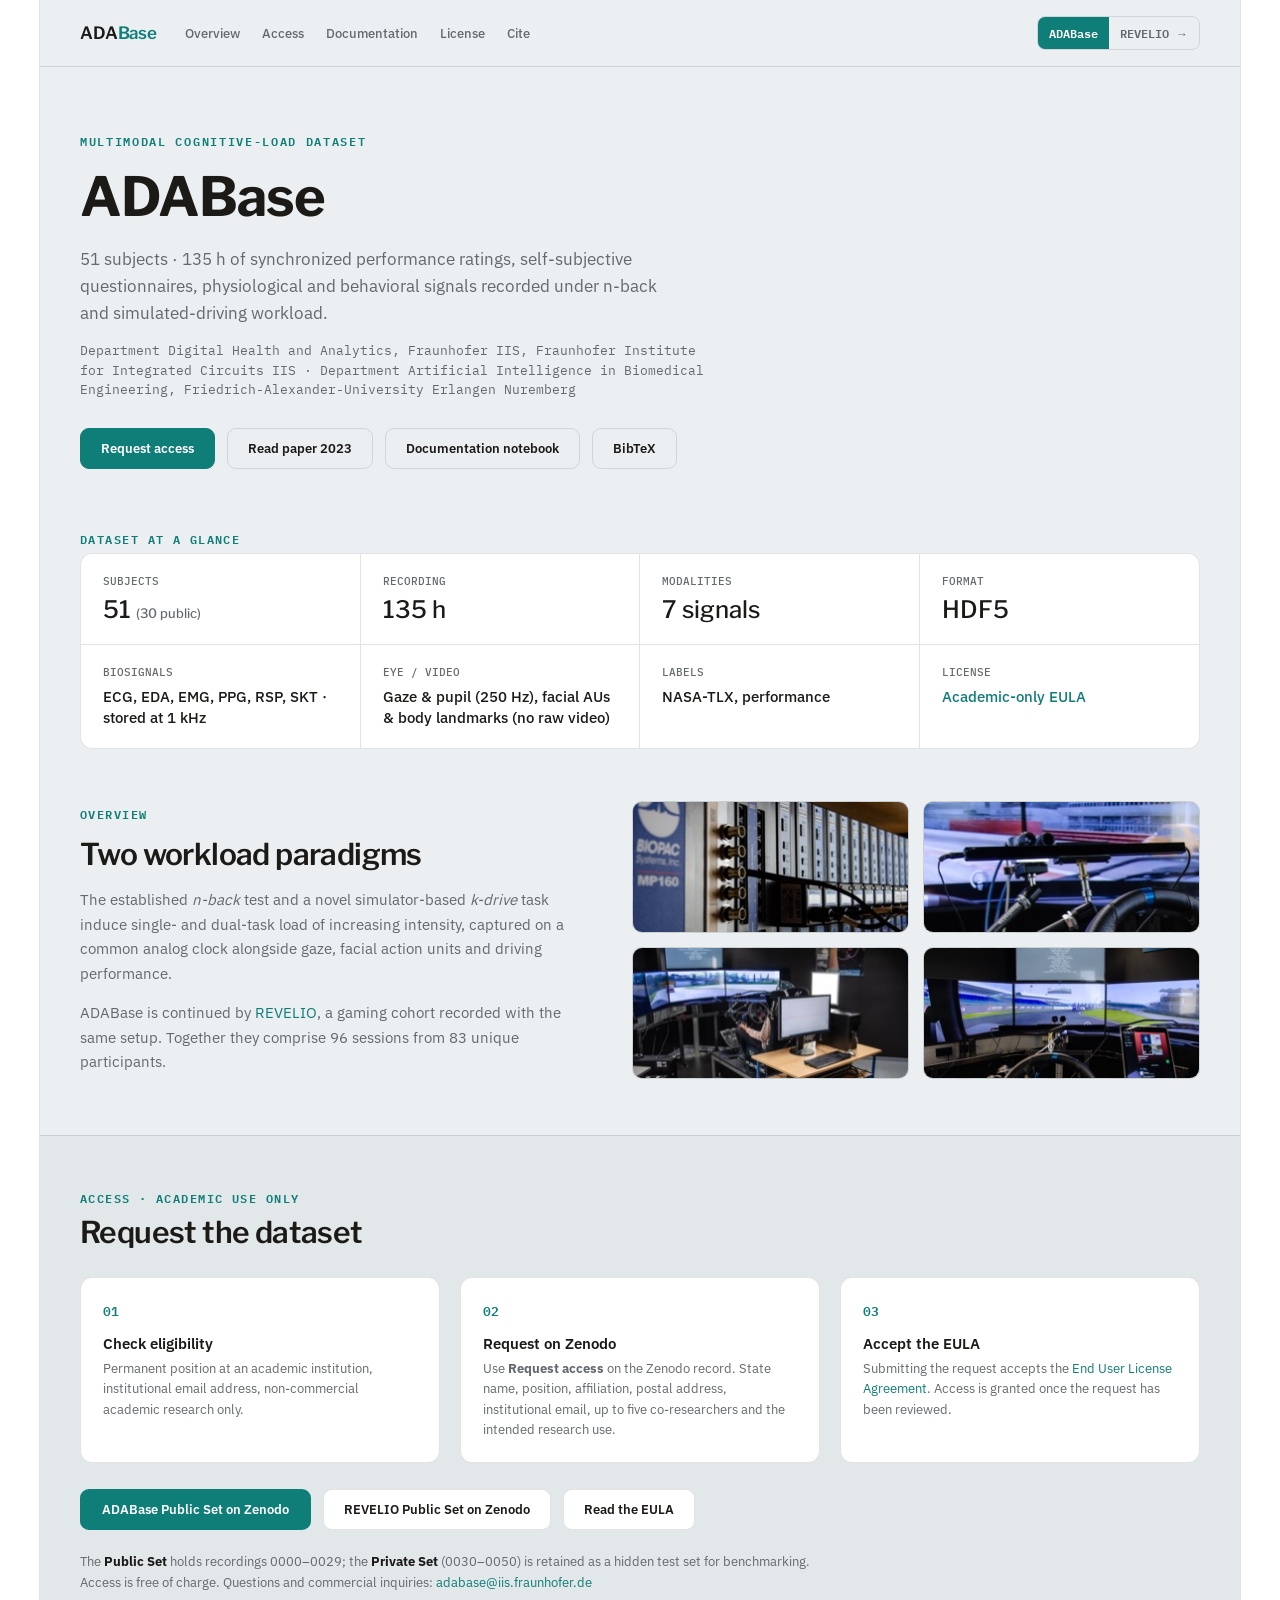
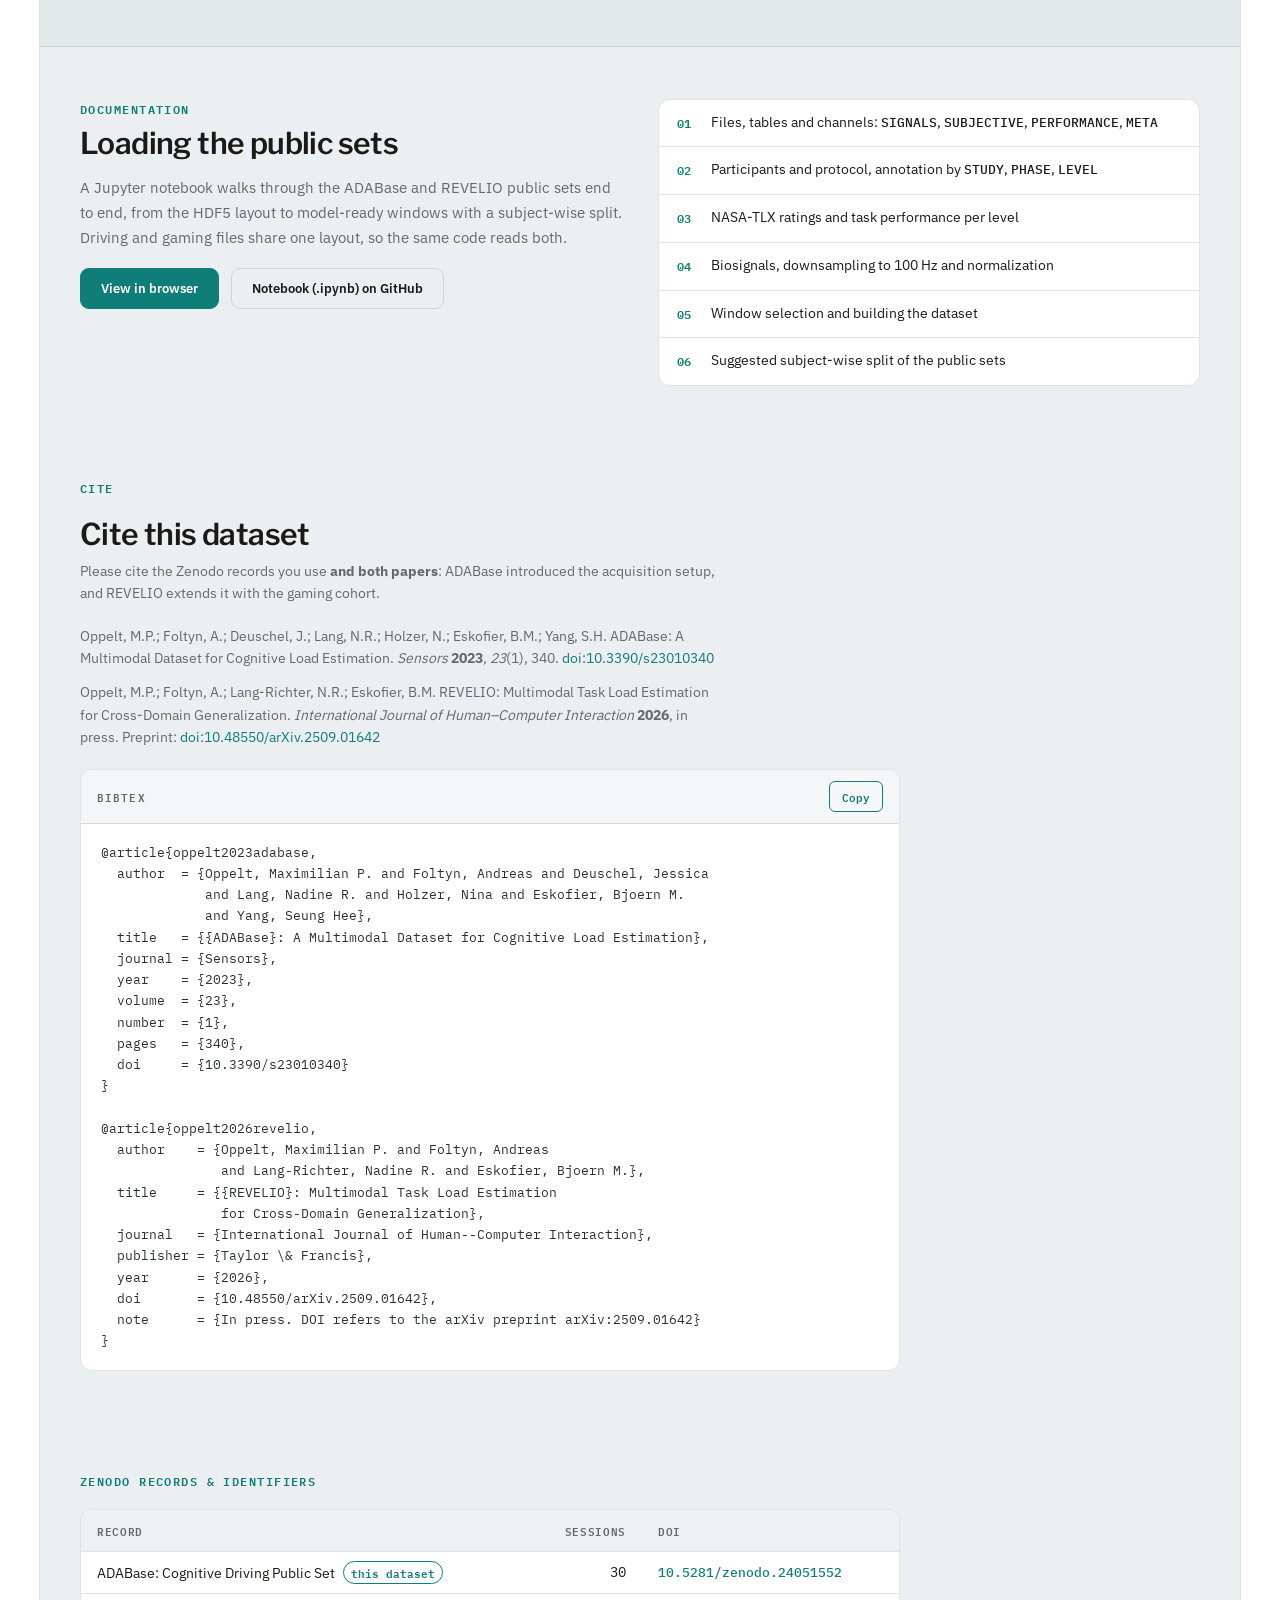
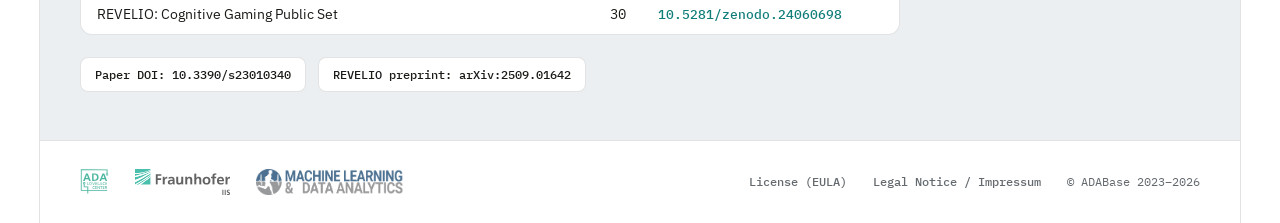
<file: index.html>
<!DOCTYPE html>
<html lang="en">
<head>
<meta charset="utf-8">
<meta name="viewport" content="width=device-width, initial-scale=1">
<title>ADABase — A Multimodal Dataset for Cognitive Load Estimation</title>
<meta name="description" content="ADABase: 51 subjects, 135 h of synchronized physiological, behavioral, subjective and performance measurements under n-back and simulated-driving workload. Available on Zenodo for academic research.">
<link rel="stylesheet" href="static/css/style.css">
</head>
<body>
<div class="page">

<nav class="nav">
  <div class="nav-brand">ADA<span class="accent">Base</span></div>
  <div class="nav-links">
    <a href="#overview">Overview</a>
    <a href="#access">Access</a>
    <a href="#docs">Documentation</a>
    <a href="https://raw.githubusercontent.com/adabase-dataset/adabase-dataset.github.io/main/LICENSE.md">License</a>
    <a href="#cite">Cite</a>
  </div>
  <div class="crosslink">
    <span class="on">ADABase</span>
    <a href="https://revelio-dataset.github.io">REVELIO &rarr;</a>
  </div>
</nav>

<header class="hero">
  <div class="eyebrow">Multimodal cognitive-load dataset</div>
  <h1>ADABase</h1>
  <p class="lede">51 subjects &middot; 135 h of synchronized performance ratings, self-subjective questionnaires, physiological and behavioral signals recorded under n-back and simulated-driving workload.</p>
  <p class="hero-meta">Department Digital Health and Analytics, Fraunhofer IIS, Fraunhofer Institute for Integrated Circuits IIS &middot; Department Artificial Intelligence in Biomedical Engineering, Friedrich-Alexander-University Erlangen Nuremberg</p>
  <div class="btns">
    <a class="btn btn-primary" href="#access">Request access</a>
    <a class="btn" href="https://doi.org/10.3390/s23010340">Read paper 2023</a>
    <a class="btn" href="#docs">Documentation notebook</a>
    <a class="btn" href="#cite">BibTeX</a>
  </div>
</header>

<div class="section-head"><div class="section-label">Dataset at a glance</div></div>
<section class="spec">
  <div class="spec-cell"><div class="k">Subjects</div><div class="v">51 <small>(30 public)</small></div></div>
  <div class="spec-cell"><div class="k">Recording</div><div class="v">135 h</div></div>
  <div class="spec-cell"><div class="k">Modalities</div><div class="v">7 signals</div></div>
  <div class="spec-cell"><div class="k">Format</div><div class="v">HDF5</div></div>
  <div class="spec-cell"><div class="k">Biosignals</div><div class="v sm">ECG, EDA, EMG, PPG, RSP, SKT &middot; stored at 1&nbsp;kHz</div></div>
  <div class="spec-cell"><div class="k">Eye / Video</div><div class="v sm">Gaze &amp; pupil (250&nbsp;Hz), facial AUs &amp; body landmarks (no raw video)</div></div>
  <div class="spec-cell"><div class="k">Labels</div><div class="v sm">NASA-TLX, performance</div></div>
  <div class="spec-cell"><div class="k">License</div><div class="v sm"><a href="https://raw.githubusercontent.com/adabase-dataset/adabase-dataset.github.io/main/LICENSE.md">Academic-only EULA</a></div></div>
</section>

<section class="overview" id="overview">
  <div>
    <div class="section-label">Overview</div>
    <h2>Two workload paradigms</h2>
    <p>The established <em>n-back</em> test and a novel simulator-based <em>k-drive</em> task induce single- and dual-task load of increasing intensity, captured on a common analog clock alongside gaze, facial action units and driving performance.</p>
    <p style="margin-top:14px">ADABase is continued by <a href="https://revelio-dataset.github.io">REVELIO</a>, a gaming cohort recorded with the same setup. Together they comprise 96 sessions from 83 unique participants.</p>
  </div>
  <div class="fig-grid">
    <div class="fig"><img src="static/images/001.jpg" alt="Physiological signals"></div>
    <div class="fig"><img src="static/images/002.jpg" alt="Eye-tracking &amp; gaze"></div>
    <div class="fig"><img src="static/images/003.jpg" alt="Recording room"></div>
    <div class="fig"><img src="static/images/004.jpg" alt="Driving simulator"></div>
  </div>
</section>

<section class="access" id="access">
  <div class="section-label">Access &middot; academic use only</div>
  <h2>Request the dataset</h2>
  <div class="steps">
    <div class="step"><div class="n">01</div><div class="t">Check eligibility</div><div class="d">Permanent position at an academic institution, institutional email address, non-commercial academic research only.</div></div>
    <div class="step"><div class="n">02</div><div class="t">Request on Zenodo</div><div class="d">Use <strong>Request access</strong> on the Zenodo record. State name, position, affiliation, postal address, institutional email, up to five co-researchers and the intended research use.</div></div>
    <div class="step"><div class="n">03</div><div class="t">Accept the EULA</div><div class="d">Submitting the request accepts the <a href="https://raw.githubusercontent.com/adabase-dataset/adabase-dataset.github.io/main/LICENSE.md">End User License Agreement</a>. Access is granted once the request has been reviewed.</div></div>
  </div>
  <div class="access-actions">
    <a class="contact" href="https://doi.org/10.5281/zenodo.24051552">ADABase Public Set on Zenodo</a>
    <a class="btn" href="https://doi.org/10.5281/zenodo.24060698">REVELIO Public Set on Zenodo</a>
    <a class="btn" href="https://raw.githubusercontent.com/adabase-dataset/adabase-dataset.github.io/main/LICENSE.md">Read the EULA</a>
  </div>
  <p class="access-note">The <strong>Public Set</strong> holds recordings 0000&ndash;0029; the <strong>Private Set</strong> (0030&ndash;0050) is retained as a hidden test set for benchmarking. Access is free of charge. Questions and commercial inquiries: <a href="mailto:adabase@iis.fraunhofer.de">adabase@iis.fraunhofer.de</a></p>
</section>

<section class="docs" id="docs">
  <div>
    <div class="section-label">Documentation</div>
    <h2>Loading the public sets</h2>
    <p>A Jupyter notebook walks through the ADABase and REVELIO public sets end to end, from the HDF5 layout to model-ready windows with a subject-wise split. Driving and gaming files share one layout, so the same code reads both.</p>
    <div class="btns">
      <a class="btn btn-primary" href="docs/cognitive-load-dataset-documentation.html">View in browser</a>
      <a class="btn" href="https://github.com/adabase-dataset/adabase-dataset.github.io/blob/main/docs/cognitive-load-dataset-documentation.ipynb">Notebook (.ipynb) on GitHub</a>
    </div>
  </div>
  <ol class="doc-topics">
    <li><span class="n">01</span><span>Files, tables and channels: <code>SIGNALS</code>, <code>SUBJECTIVE</code>, <code>PERFORMANCE</code>, <code>META</code></span></li>
    <li><span class="n">02</span><span>Participants and protocol, annotation by <code>STUDY</code>, <code>PHASE</code>, <code>LEVEL</code></span></li>
    <li><span class="n">03</span><span>NASA-TLX ratings and task performance per level</span></li>
    <li><span class="n">04</span><span>Biosignals, downsampling to 100&nbsp;Hz and normalization</span></li>
    <li><span class="n">05</span><span>Window selection and building the dataset</span></li>
    <li><span class="n">06</span><span>Suggested subject-wise split of the public sets</span></li>
  </ol>
</section>

<section class="cite" id="cite" style="padding-top:40px">
  <div class="section-label">Cite</div><br>
  <h2>Cite this dataset</h2>
  <p>Please cite the Zenodo records you use <strong>and both papers</strong>: ADABase introduced the acquisition setup, and REVELIO extends it with the gaming cohort.</p>
  <p class="ref">Oppelt, M.P.; Foltyn, A.; Deuschel, J.; Lang, N.R.; Holzer, N.; Eskofier, B.M.; Yang, S.H. ADABase: A Multimodal Dataset for Cognitive Load Estimation. <em>Sensors</em> <strong>2023</strong>, <em>23</em>(1), 340. <a class="doi" href="https://doi.org/10.3390/s23010340">doi:10.3390/s23010340</a></p>
  <p class="ref">Oppelt, M.P.; Foltyn, A.; Lang-Richter, N.R.; Eskofier, B.M. REVELIO: Multimodal Task Load Estimation for Cross-Domain Generalization. <em>International Journal of Human&ndash;Computer Interaction</em> <strong>2026</strong>, in press. Preprint: <a class="doi" href="https://doi.org/10.48550/arXiv.2509.01642">doi:10.48550/arXiv.2509.01642</a></p>
  <div class="bibtex">
    <div class="bibtex-head"><span class="lbl">BIBTEX</span><button class="copy-btn" type="button">Copy</button></div>
    <pre>@article{oppelt2023adabase,
  author  = {Oppelt, Maximilian P. and Foltyn, Andreas and Deuschel, Jessica
             and Lang, Nadine R. and Holzer, Nina and Eskofier, Bjoern M.
             and Yang, Seung Hee},
  title   = {{ADABase}: A Multimodal Dataset for Cognitive Load Estimation},
  journal = {Sensors},
  year    = {2023},
  volume  = {23},
  number  = {1},
  pages   = {340},
  doi     = {10.3390/s23010340}
}

@article{oppelt2026revelio,
  author    = {Oppelt, Maximilian P. and Foltyn, Andreas
               and Lang-Richter, Nadine R. and Eskofier, Bjoern M.},
  title     = {{REVELIO}: Multimodal Task Load Estimation
               for Cross-Domain Generalization},
  journal   = {International Journal of Human--Computer Interaction},
  publisher = {Taylor \&amp; Francis},
  year      = {2026},
  doi       = {10.48550/arXiv.2509.01642},
  note      = {In press. DOI refers to the arXiv preprint arXiv:2509.01642}
}</pre>
  </div>
</section>

<section class="versions" id="records">
  <div class="section-label" style="margin-bottom:18px">Zenodo records &amp; identifiers</div>
  <div class="records-wrap">
    <table class="records">
      <thead><tr><th>Record</th><th style="text-align:right">Sessions</th><th>DOI</th></tr></thead>
      <tbody>
        <tr><td>ADABase: Cognitive Driving Public Set<span class="tag">this dataset</span></td><td class="num">30</td><td><a href="https://doi.org/10.5281/zenodo.24051552">10.5281/zenodo.24051552</a></td></tr>
        <tr><td>REVELIO: Cognitive Gaming Public Set</td><td class="num">30</td><td><a href="https://doi.org/10.5281/zenodo.24060698">10.5281/zenodo.24060698</a></td></tr>
      </tbody>
    </table>
  </div>
  <div class="chips">
    <a class="chip" href="https://doi.org/10.3390/s23010340">Paper DOI: 10.3390/s23010340</a>
    <a class="chip" href="https://doi.org/10.48550/arXiv.2509.01642">REVELIO preprint: arXiv:2509.01642</a>
  </div>
</section>

<footer class="footer">
  <img src="static/images/ada.svg" alt="ADA Center">
  <img src="static/images/iis.svg" alt="Fraunhofer IIS">
  <img src="static/images/mad.svg" alt="MaD Lab FAU">
  <a class="legal-link" href="https://raw.githubusercontent.com/adabase-dataset/adabase-dataset.github.io/main/LICENSE.md">License (EULA)</a>
  <a class="legal-link" href="impressum.html">Legal Notice / Impressum</a>
  <span class="copy">&copy; ADABase 2023&ndash;2026</span>
</footer>

</div>
<script src="static/js/main.js"></script>
</body>
</html>
</file>
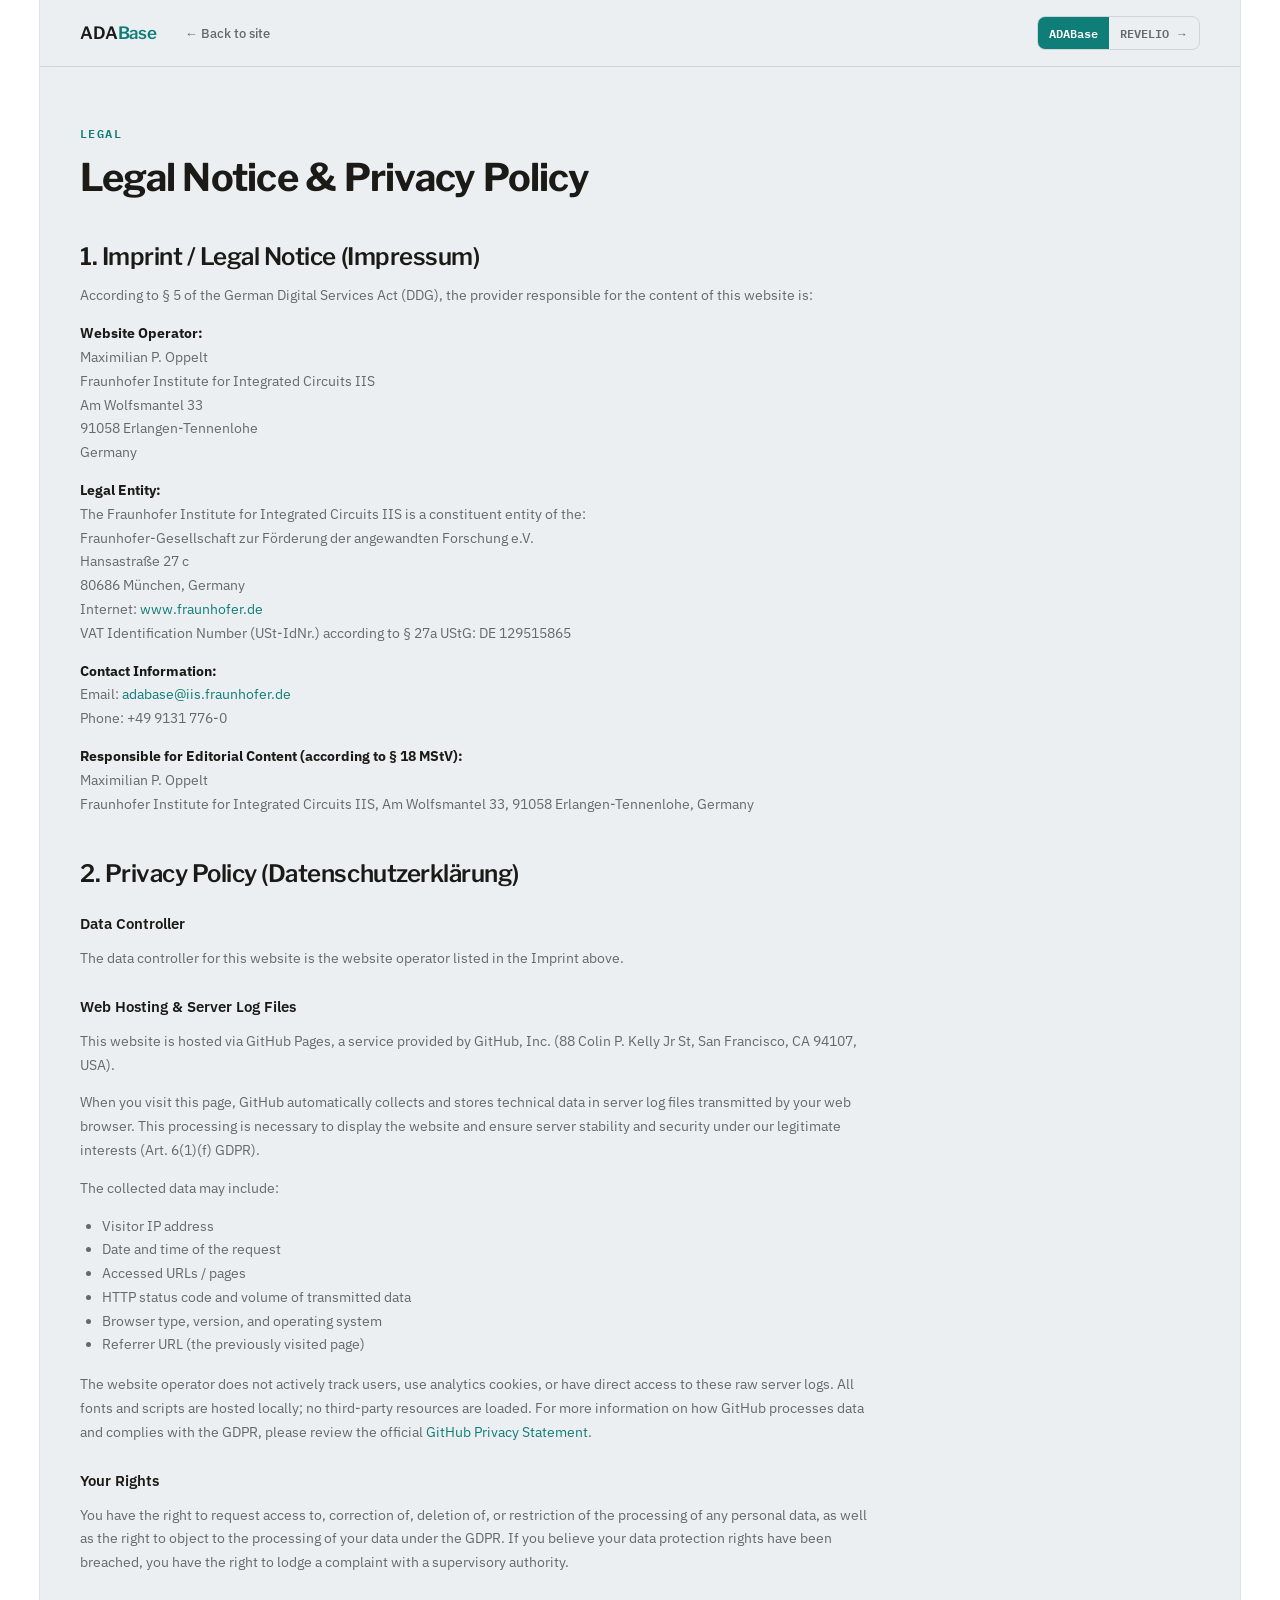
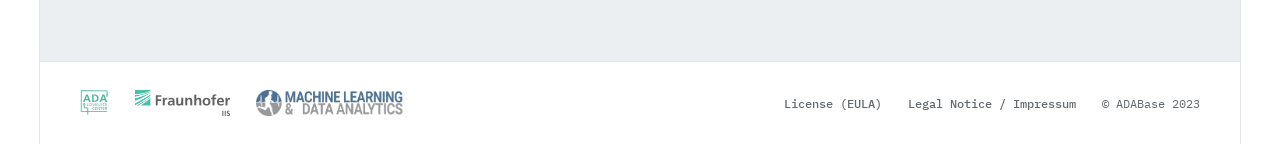
<file: impressum.html>
<!DOCTYPE html>
<html lang="en">
<head>
<meta charset="utf-8">
<meta name="viewport" content="width=device-width, initial-scale=1">
<title>Legal Notice &amp; Privacy Policy — ADABase</title>
<meta name="description" content="Legal notice (Impressum) and privacy policy for the ADABase dataset website.">
<meta name="robots" content="noindex">
<link rel="stylesheet" href="static/css/style.css">
</head>
<body>
<div class="page">

<nav class="nav">
  <div class="nav-brand"><a href="index.html" style="color:inherit">ADA<span class="accent">Base</span></a></div>
  <div class="nav-links">
    <a href="index.html">&larr; Back to site</a>
  </div>
  <div class="crosslink">
    <span class="on">ADABase</span>
    <a href="https://revelio-dataset.github.io">REVELIO &rarr;</a>
  </div>
</nav>

<section class="legal">
  <div class="section-label">Legal</div>
  <h1>Legal Notice &amp; Privacy Policy</h1>

  <h2>1. Imprint / Legal Notice (Impressum)</h2>
  <p>According to &sect; 5 of the German Digital Services Act (DDG), the provider responsible for the content of this website is:</p>

  <p>
    <strong>Website Operator:</strong><br>
    Maximilian P. Oppelt<br>
    Fraunhofer Institute for Integrated Circuits IIS<br>
    Am Wolfsmantel 33<br>
    91058 Erlangen-Tennenlohe<br>
    Germany
  </p>
  <p>
    <strong>Legal Entity:</strong><br>
    The Fraunhofer Institute for Integrated Circuits IIS is a constituent entity of the:<br>
    Fraunhofer-Gesellschaft zur F&ouml;rderung der angewandten Forschung e.V.<br>
    Hansastra&szlig;e 27 c<br>
    80686 M&uuml;nchen, Germany<br>
    Internet: <a href="https://www.fraunhofer.de">www.fraunhofer.de</a><br>
    VAT Identification Number (USt-IdNr.) according to &sect; 27a UStG: DE&nbsp;129515865
  </p>
  <p>
    <strong>Contact Information:</strong><br>
    Email: <a href="mailto:adabase@iis.fraunhofer.de">adabase@iis.fraunhofer.de</a><br>
    Phone: +49&nbsp;9131&nbsp;776-0
  </p>
  <p>
    <strong>Responsible for Editorial Content (according to &sect; 18 MStV):</strong><br>
    Maximilian P. Oppelt<br>
    Fraunhofer Institute for Integrated Circuits IIS, Am Wolfsmantel 33, 91058 Erlangen-Tennenlohe, Germany
  </p>

  <h2>2. Privacy Policy (Datenschutzerkl&auml;rung)</h2>

  <h3>Data Controller</h3>
  <p>The data controller for this website is the website operator listed in the Imprint above.</p>

  <h3>Web Hosting &amp; Server Log Files</h3>
  <p>This website is hosted via GitHub Pages, a service provided by GitHub, Inc. (88 Colin P. Kelly Jr St, San Francisco, CA 94107, USA).</p>
  <p>When you visit this page, GitHub automatically collects and stores technical data in server log files transmitted by your web browser. This processing is necessary to display the website and ensure server stability and security under our legitimate interests (Art. 6(1)(f) GDPR).</p>
  <p>The collected data may include:</p>
  <ul>
    <li>Visitor IP address</li>
    <li>Date and time of the request</li>
    <li>Accessed URLs / pages</li>
    <li>HTTP status code and volume of transmitted data</li>
    <li>Browser type, version, and operating system</li>
    <li>Referrer URL (the previously visited page)</li>
  </ul>
  <p>The website operator does not actively track users, use analytics cookies, or have direct access to these raw server logs. All fonts and scripts are hosted locally; no third-party resources are loaded. For more information on how GitHub processes data and complies with the GDPR, please review the official <a href="https://docs.github.com/site-policy/privacy-policies/github-privacy-statement">GitHub Privacy Statement</a>.</p>

  <h3>Your Rights</h3>
  <p>You have the right to request access to, correction of, deletion of, or restriction of the processing of any personal data, as well as the right to object to the processing of your data under the GDPR. If you believe your data protection rights have been breached, you have the right to lodge a complaint with a supervisory authority.</p>
</section>

<footer class="footer">
  <img src="static/images/ada.svg" alt="ADA Center">
  <img src="static/images/iis.svg" alt="Fraunhofer IIS">
  <img src="static/images/mad.svg" alt="MaD Lab FAU">
  <a class="legal-link" href="https://raw.githubusercontent.com/adabase-dataset/adabase-dataset.github.io/main/LICENSE.md">License (EULA)</a>
  <a class="legal-link" href="impressum.html">Legal Notice / Impressum</a>
  <span class="copy">&copy; ADABase 2023</span>
</footer>

</div>
</body>
</html>
</file>
<file: static/css/style.css>
/* ADABase — dataset site
   Accent: teal #0f7d78 · cool-grey paper #eceff1 */

/* self-hosted fonts (SIL OFL licensed) — no external requests */
@font-face{font-family:'Libre Franklin';font-style:normal;font-weight:400;font-display:swap;src:url('../fonts/libre-franklin-400.woff2') format('woff2')}
@font-face{font-family:'Libre Franklin';font-style:normal;font-weight:500;font-display:swap;src:url('../fonts/libre-franklin-500.woff2') format('woff2')}
@font-face{font-family:'Libre Franklin';font-style:normal;font-weight:600;font-display:swap;src:url('../fonts/libre-franklin-600.woff2') format('woff2')}
@font-face{font-family:'Libre Franklin';font-style:normal;font-weight:700;font-display:swap;src:url('../fonts/libre-franklin-700.woff2') format('woff2')}
@font-face{font-family:'Libre Franklin';font-style:normal;font-weight:800;font-display:swap;src:url('../fonts/libre-franklin-800.woff2') format('woff2')}
@font-face{font-family:'IBM Plex Sans';font-style:normal;font-weight:400;font-display:swap;src:url('../fonts/ibm-plex-sans-400.woff2') format('woff2')}
@font-face{font-family:'IBM Plex Sans';font-style:normal;font-weight:500;font-display:swap;src:url('../fonts/ibm-plex-sans-500.woff2') format('woff2')}
@font-face{font-family:'IBM Plex Sans';font-style:normal;font-weight:600;font-display:swap;src:url('../fonts/ibm-plex-sans-600.woff2') format('woff2')}
@font-face{font-family:'IBM Plex Sans';font-style:normal;font-weight:700;font-display:swap;src:url('../fonts/ibm-plex-sans-700.woff2') format('woff2')}
@font-face{font-family:'IBM Plex Mono';font-style:normal;font-weight:400;font-display:swap;src:url('../fonts/ibm-plex-mono-400.woff2') format('woff2')}
@font-face{font-family:'IBM Plex Mono';font-style:normal;font-weight:500;font-display:swap;src:url('../fonts/ibm-plex-mono-500.woff2') format('woff2')}
@font-face{font-family:'IBM Plex Mono';font-style:normal;font-weight:600;font-display:swap;src:url('../fonts/ibm-plex-mono-600.woff2') format('woff2')}

:root{
  --a:#0f7d78;
  --paper:#eceff1;
  --ink:#1b1a17;
  --mut:#63696e;
  --line:rgba(20,28,34,.12);
  --band:#e2e7ea;
}
*{box-sizing:border-box}
html{scroll-behavior:smooth}
body{
  margin:0;background:#fff;color:var(--ink);
  font-family:'IBM Plex Sans',system-ui,sans-serif;
  -webkit-font-smoothing:antialiased;
}
a{color:var(--a);text-decoration:none}
a:hover{text-decoration:underline}
.wrap{max-width:1180px;margin:0 auto}
.page{max-width:1200px;margin:0 auto;background:var(--paper);box-shadow:0 0 0 1px var(--line)}
.eyebrow{font:600 12px 'IBM Plex Mono',monospace;color:var(--a);letter-spacing:.14em;text-transform:uppercase}
.section-label{font:600 12px 'IBM Plex Mono',monospace;color:var(--a);letter-spacing:.12em;text-transform:uppercase}
h1,h2{font-family:'Libre Franklin',sans-serif;letter-spacing:-.02em;margin:0}

/* nav */
.nav{position:sticky;top:0;z-index:20;display:flex;align-items:center;gap:20px;
  padding:16px 40px;border-bottom:1px solid var(--line);
  background:color-mix(in srgb,var(--paper) 92%,transparent);backdrop-filter:blur(8px)}
.nav-brand{font:600 17px 'Libre Franklin',sans-serif;letter-spacing:-.01em}
.nav-brand .accent{color:var(--a)}
.nav-links{display:flex;gap:22px;margin-left:8px;font:500 13px 'IBM Plex Sans';color:var(--mut)}
.nav-links a{color:var(--mut)}
.crosslink{margin-left:auto;display:flex;border:1px solid var(--line);border-radius:8px;overflow:hidden;font:600 12px 'IBM Plex Mono'}
.crosslink a,.crosslink span{padding:6px 11px;color:var(--mut)}
.crosslink .on{background:var(--a);color:#fff}
.crosslink a:hover{text-decoration:none;background:rgba(0,0,0,.04)}

/* hero */
.hero{padding:64px 40px 52px}
.hero h1{font-weight:700;font-size:54px;line-height:1.05;margin:18px 0 20px;max-width:840px}
.lede{font:400 17px/1.6 'IBM Plex Sans';color:var(--mut);max-width:600px;margin:0 0 14px}
.hero-meta{font:400 13px/1.5 'IBM Plex Mono';color:var(--mut);margin:0 0 28px;max-width:640px}
.btns{display:flex;gap:12px;flex-wrap:wrap}
.btn{font:600 13px 'IBM Plex Sans';padding:11px 20px;border-radius:9px;border:1px solid var(--line);
  background:transparent;color:var(--ink);cursor:pointer}
.btn:hover{border-color:var(--a);text-decoration:none}
.btn-primary{background:var(--a);color:#fff;border-color:var(--a)}
.btn-primary:hover{filter:brightness(1.06)}

/* generic section padding */
.section{padding:0 40px 52px}
.section-head{padding:8px 40px 4px}

/* spec table */
.spec{margin:0 40px 52px;border:1px solid var(--line);border-radius:12px;background:#fff;
  display:grid;grid-template-columns:repeat(4,1fr);overflow:hidden}
.spec-cell{padding:20px 22px;border-right:1px solid var(--line);border-bottom:1px solid var(--line)}
.spec-cell:nth-child(4n){border-right:none}
.spec-cell:nth-last-child(-n+4){border-bottom:none}
.spec-cell .k{font:500 11px 'IBM Plex Mono';color:var(--mut);margin-bottom:7px;text-transform:uppercase}
.spec-cell .v{font:500 24px 'Libre Franklin',sans-serif}
.spec-cell .v.sm{font-size:15px;line-height:1.4;font-family:'IBM Plex Sans'}
.spec-cell .v small{font-size:13px;color:var(--mut)}

/* overview */
.overview{padding:0 40px 56px;display:grid;grid-template-columns:1fr 1.1fr;gap:36px;align-items:center}
.overview h2{font-weight:600;font-size:30px;line-height:1.12;margin:14px 0 16px}
.overview p{font:400 15px/1.65 'IBM Plex Sans';color:var(--mut);margin:0}
.fig-grid{display:grid;grid-template-columns:1fr 1fr;gap:14px}
.fig{height:132px;border:1px solid var(--line);border-radius:10px;
  background:repeating-linear-gradient(135deg,#dfe4e6 0 11px,#e9edee 11px 22px);
  display:flex;align-items:center;justify-content:center;text-align:center;
  color:#71787d;font:500 12px 'IBM Plex Mono';padding:0;overflow:hidden}
.fig img{width:100%;height:100%;object-fit:cover;display:block}

/* access band */
.access{background:var(--band);border-top:1px solid var(--line);border-bottom:1px solid var(--line);padding:52px 40px}
.access h2{font-weight:600;font-size:30px;line-height:1.12;margin:8px 0 28px}
.steps{display:grid;grid-template-columns:repeat(3,1fr);gap:20px;margin-bottom:26px}
.step{background:#fff;border:1px solid var(--line);border-radius:12px;padding:22px}
.step .n{font:600 13px 'IBM Plex Mono';color:var(--a);margin-bottom:12px}
.step .t{font:600 15px 'IBM Plex Sans';margin-bottom:6px}
.step .d{font:400 13px/1.55 'IBM Plex Sans';color:var(--mut)}
.contact{font:600 13px 'IBM Plex Sans';padding:12px 22px;background:var(--a);color:#fff;border-radius:9px;display:inline-block}
.contact:hover{filter:brightness(1.06);text-decoration:none}

/* cite */
.cite{padding:0 40px 52px}
.cite h2{font-weight:600;font-size:30px;line-height:1.12;margin:0 0 8px}
.cite p{font:400 14px/1.6 'IBM Plex Sans';color:var(--mut);max-width:640px;margin:0 0 20px}
.ref{font:400 13.5px/1.65 'IBM Plex Sans';color:var(--ink);max-width:740px;margin:0 0 20px}
.ref .doi{color:var(--a)}
.bibtex{border:1px solid var(--line);border-radius:12px;overflow:hidden;background:#fff;max-width:820px}
.bibtex-head{display:flex;align-items:center;gap:10px;padding:11px 16px;border-bottom:1px solid var(--line);background:#f4f6f7}
.bibtex-head .lbl{font:600 11px 'IBM Plex Mono';color:var(--mut);letter-spacing:.1em}
.copy-btn{margin-left:auto;font:600 11px 'IBM Plex Mono';color:var(--a);border:1px solid var(--a);
  border-radius:6px;padding:5px 12px;background:transparent;cursor:pointer}
.copy-btn:hover{background:var(--a);color:#fff}
.copy-btn.done{background:var(--a);color:#fff}
.bibtex pre{margin:0;padding:18px 20px;font:400 12.5px/1.7 'IBM Plex Mono';color:#2b2f33;
  white-space:pre;overflow-x:auto}

/* versions */
.versions{padding:48px 40px}
.chips{display:flex;flex-wrap:wrap;gap:12px}
.chip{font:500 12px 'IBM Plex Mono';padding:9px 14px;border:1px solid var(--line);border-radius:8px;background:#fff;color:var(--ink)}
.chip.dashed{border:1px dashed var(--a);color:var(--a)}

/* footer */
.footer{border-top:1px solid var(--line);padding:28px 40px;display:flex;align-items:center;gap:26px;background:#fff;flex-wrap:wrap}
.footer img{height:26px;opacity:.7}
.footer .copy{margin-left:auto;font:400 12px 'IBM Plex Mono';color:var(--mut)}
.footer .legal-link{margin-left:auto;font:500 12px 'IBM Plex Mono';color:var(--mut)}
.footer .legal-link:hover{color:var(--a)}
.footer .legal-link+.copy{margin-left:0}

/* legal / impressum */
.legal{padding:56px 40px 72px;max-width:880px}
.legal h1{font-weight:700;font-size:38px;line-height:1.1;margin:14px 0 6px}
.legal h2{font-weight:600;font-size:24px;line-height:1.15;margin:44px 0 14px}
.legal h3{font:600 15px 'IBM Plex Sans';margin:26px 0 8px}
.legal p,.legal li{font:400 14px/1.7 'IBM Plex Sans';color:var(--mut)}
.legal p strong{color:var(--ink)}
.legal ul{margin:0 0 16px;padding-left:22px}
@media(max-width:600px){.legal{padding-left:20px;padding-right:20px}}

@media(max-width:820px){
  .spec{grid-template-columns:repeat(2,1fr)}
  .spec-cell{border-right:1px solid var(--line)!important;border-bottom:1px solid var(--line)!important}
  .overview{grid-template-columns:1fr}
  .steps{grid-template-columns:1fr}
  .nav{flex-wrap:wrap}
  .hero h1{font-size:40px}
}
@media(max-width:600px){
  .nav,.hero,.section-head,.access,.cite,.versions,.footer{padding-left:20px;padding-right:20px}
  .spec,.overview{margin-left:20px;margin-right:20px}
  .nav{gap:12px 16px}
  .nav-links{margin-left:0;gap:16px}
  .crosslink{margin-left:0}
  .spec{grid-template-columns:1fr}
  .hero{padding-top:44px}
  .hero h1{font-size:34px}
  .lede{font-size:16px}
  .btns{gap:10px}
  .btn{flex:1 1 auto;text-align:center}
  .bibtex pre{font-size:11px}
}

/* access: secondary actions + license note */
.access-actions{display:flex;gap:12px;flex-wrap:wrap;align-items:center}
.access-actions .btn{background:#fff}
.access-note{font:400 13px/1.6 'IBM Plex Sans';color:var(--mut);max-width:760px;margin:22px 0 0}
.access-note strong{color:var(--ink)}

/* documentation notebook */
.docs{padding:52px 40px;display:grid;grid-template-columns:1fr 1fr;gap:36px;align-items:start}
.docs h2{font-weight:600;font-size:30px;line-height:1.12;margin:8px 0 16px}
.docs p{font:400 15px/1.65 'IBM Plex Sans';color:var(--mut);margin:0 0 18px}
.docs code,.legal code,.cite code{font:500 .92em 'IBM Plex Mono';color:var(--ink)}
.doc-topics{margin:0;padding:0;list-style:none;border:1px solid var(--line);border-radius:12px;background:#fff;overflow:hidden}
.doc-topics li{padding:12px 18px;border-bottom:1px solid var(--line);font:400 14px/1.5 'IBM Plex Sans';color:var(--ink);display:flex;gap:14px}
.doc-topics li:last-child{border-bottom:none}
.doc-topics .n{font:600 12px/1.9 'IBM Plex Mono';color:var(--a);min-width:20px}

/* Zenodo records table */
.records-wrap{overflow-x:auto;max-width:820px;border:1px solid var(--line);border-radius:12px;background:#fff;margin-bottom:22px}
.records{width:100%;border-collapse:collapse;font:400 13.5px 'IBM Plex Sans'}
.records th{font:600 11px 'IBM Plex Mono';color:var(--mut);text-transform:uppercase;letter-spacing:.06em;text-align:left;background:#eef1f3;padding:11px 16px;border-bottom:1px solid var(--line)}
.records td{padding:11px 16px;border-bottom:1px solid var(--line);white-space:nowrap}
.records tr:last-child td{border-bottom:none}
.records td.num{font-family:'IBM Plex Mono';text-align:right}
.records td a{font:500 12.5px 'IBM Plex Mono'}
.records .tag{font:600 10.5px 'IBM Plex Mono';color:var(--a);border:1px solid var(--a);border-radius:20px;padding:1px 7px;margin-left:8px}
a.chip:hover{border-color:var(--a);text-decoration:none}
.cite .ref + .ref{margin-top:-8px}

/* license page */
.legal ol{margin:0 0 16px;padding-left:22px}
.legal .lead{font:400 15px/1.7 'IBM Plex Sans';color:var(--ink)}
.legal .note{border:1px solid var(--line);border-left:3px solid var(--a);border-radius:8px;background:#fff;padding:16px 20px;margin:24px 0}
.legal .note p{margin:0 0 8px}
.legal .note p:last-child{margin:0}

@media(max-width:820px){
  .docs{grid-template-columns:1fr}
}
@media(max-width:600px){
  .docs{padding-left:20px;padding-right:20px}
}
.footer .legal-link+.legal-link{margin-left:0}
@media(max-width:600px){.nav-links{flex-wrap:wrap;gap:8px 16px}}
</file>
